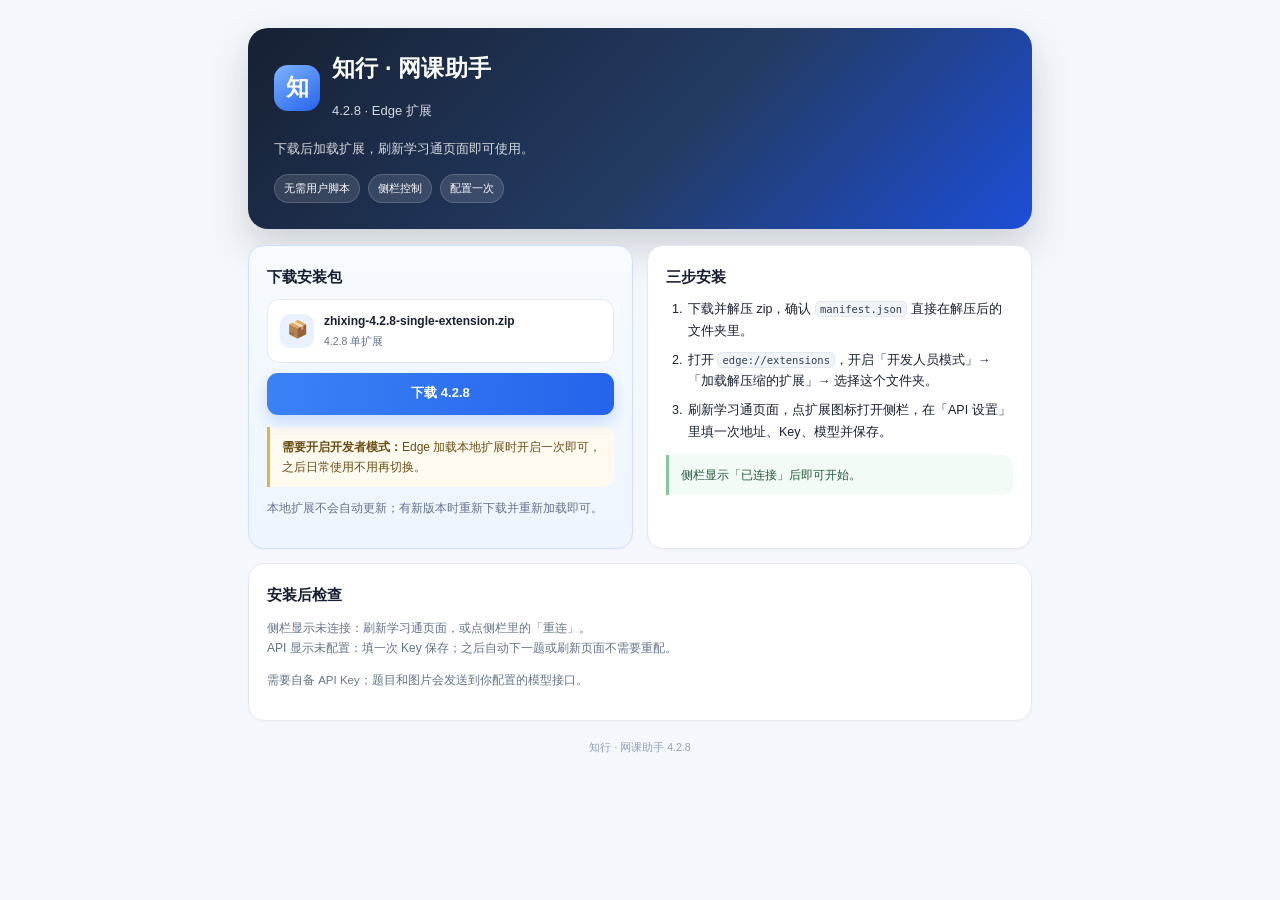
<file: index.html>
<!doctype html>
<html lang="zh-CN">
<head>
<meta charset="utf-8">
<meta name="viewport" content="width=device-width,initial-scale=1">
<title>知行 · 网课助手 4.2.8 安装</title>
<style>
  :root{--ink:#172033;--muted:#64748b;--line:#e3eaf3;--blue:#2563eb;--blue2:#3b82f6;--bg:#f4f7fb;--card:#fff}
  *{box-sizing:border-box}
  html,body{margin:0;background:var(--bg);color:var(--ink);font:14px/1.7 -apple-system,BlinkMacSystemFont,"Segoe UI","PingFang SC","Microsoft YaHei",sans-serif}
  a{color:var(--blue);text-decoration:none}
  a:hover{text-decoration:underline}
  .wrap{max-width:820px;margin:0 auto;padding:28px 18px 48px}
  .hero{background:linear-gradient(135deg,#172033,#233b63 55%,#1d4ed8);color:#fff;border-radius:20px;padding:26px;box-shadow:0 18px 40px rgba(23,32,51,.18)}
  .brand{display:flex;align-items:center;gap:12px}
  .logo{width:46px;height:46px;border-radius:14px;background:linear-gradient(145deg,#7db4ff,#2563eb);display:grid;place-items:center;font-weight:800;font-size:23px}
  h1{font-size:23px;line-height:1.3;margin:0;letter-spacing:.2px}
  .sub{color:rgba(255,255,255,.72);font-size:12px;margin:3px 0 0}
  .hero p{margin:16px 0 0;color:rgba(255,255,255,.82);font-size:13px}
  .badges{display:flex;gap:8px;flex-wrap:wrap;margin-top:14px}
  .badge{font-size:11px;padding:4px 9px;border-radius:999px;background:rgba(255,255,255,.12);border:1px solid rgba(255,255,255,.16)}
  .grid{display:grid;grid-template-columns:1fr 1fr;gap:14px;margin-top:16px}
  .card{background:var(--card);border:1px solid var(--line);border-radius:16px;padding:18px;box-shadow:0 1px 2px rgba(15,23,42,.03)}
  .card h2{font-size:15px;margin:0 0 10px}
  .muted{color:var(--muted);font-size:12px}
  .download{background:linear-gradient(180deg,#f7fbff,#eef5ff);border-color:#cfe0ff}
  .file{display:flex;align-items:center;gap:10px;background:#fff;border:1px solid var(--line);border-radius:12px;padding:11px 12px;margin:10px 0}
  .ico{width:34px;height:34px;border-radius:10px;background:#e9f1ff;display:grid;place-items:center;font-size:17px;flex:0 0 34px}
  .name{font-size:12px;font-weight:650;word-break:break-all}
  .meta{font-size:10.5px;color:var(--muted);margin-top:1px}
  .btn{display:inline-flex;align-items:center;justify-content:center;width:100%;min-height:42px;border-radius:11px;background:linear-gradient(100deg,var(--blue2),var(--blue));color:#fff!important;font-weight:700;font-size:13px;box-shadow:0 7px 16px rgba(37,99,235,.2)}
  .btn:hover{filter:brightness(1.05);text-decoration:none!important}
  ol.steps{margin:0;padding-left:20px;font-size:12.5px}
  ol.steps li{margin:8px 0;padding-left:2px}
  .kbd{font:10.5px/1.4 "Cascadia Code",Consolas,monospace;background:#f1f5f9;border:1px solid #e2e8f0;border-radius:5px;padding:1px 4px;color:#334155}
  .note{border-left:3px solid #e0b24b;background:#fffaf0;border-radius:0 10px 10px 0;padding:10px 12px;font-size:12px;color:#6b4e13;margin-top:12px}
  .ok{border-left-color:#86c79b;background:#f3fbf6;color:#245c3b}
  .line{margin-top:12px;color:var(--muted);font-size:11.5px}
  .wide{grid-column:1/-1}
  footer{margin-top:18px;color:#94a3b8;font-size:10.5px;text-align:center}
  @media(max-width:680px){.grid{grid-template-columns:1fr}.wrap{padding:14px 12px 34px}.hero{padding:20px 18px}}
</style>
</head>
<body>
<div class="wrap">
  <header class="hero">
    <div class="brand">
      <div class="logo">知</div>
      <div>
        <h1>知行 · 网课助手</h1>
        <p class="sub">4.2.8 · Edge 扩展</p>
      </div>
    </div>
    <p>下载后加载扩展，刷新学习通页面即可使用。</p>
    <div class="badges">
      <span class="badge">无需用户脚本</span>
      <span class="badge">侧栏控制</span>
      <span class="badge">配置一次</span>
    </div>
  </header>

  <div class="grid">
    <section class="card download">
      <h2>下载安装包</h2>
      <div class="file">
        <div class="ico">📦</div>
        <div>
          <div class="name">zhixing-4.2.8-single-extension.zip</div>
          <div class="meta">4.2.8 单扩展</div>
        </div>
      </div>
      <a class="btn" href="./zhixing-4.2.8-single-extension.zip" download>下载 4.2.8</a>
      <div class="note"><b>需要开启开发者模式：</b>Edge 加载本地扩展时开启一次即可，之后日常使用不用再切换。</div>
      <p class="line">本地扩展不会自动更新；有新版本时重新下载并重新加载即可。</p>
    </section>

    <section class="card">
      <h2>三步安装</h2>
      <ol class="steps">
        <li>下载并解压 zip，确认 <span class="kbd">manifest.json</span> 直接在解压后的文件夹里。</li>
        <li>打开 <span class="kbd">edge://extensions</span>，开启「开发人员模式」→「加载解压缩的扩展」→ 选择这个文件夹。</li>
        <li>刷新学习通页面，点扩展图标打开侧栏，在「API 设置」里填一次地址、Key、模型并保存。</li>
      </ol>
      <div class="note ok">侧栏显示「已连接」后即可开始。</div>
    </section>

    <section class="card wide">
      <h2>安装后检查</h2>
      <p class="muted" style="margin:0">侧栏显示未连接：刷新学习通页面，或点侧栏里的「重连」。<br>API 显示未配置：填一次 Key 保存；之后自动下一题或刷新页面不需要重配。</p>
      <p class="line">需要自备 API Key；题目和图片会发送到你配置的模型接口。</p>
    </section>
  </div>

  <footer>知行 · 网课助手 4.2.8</footer>
</div>
</body>
</html>
</file>
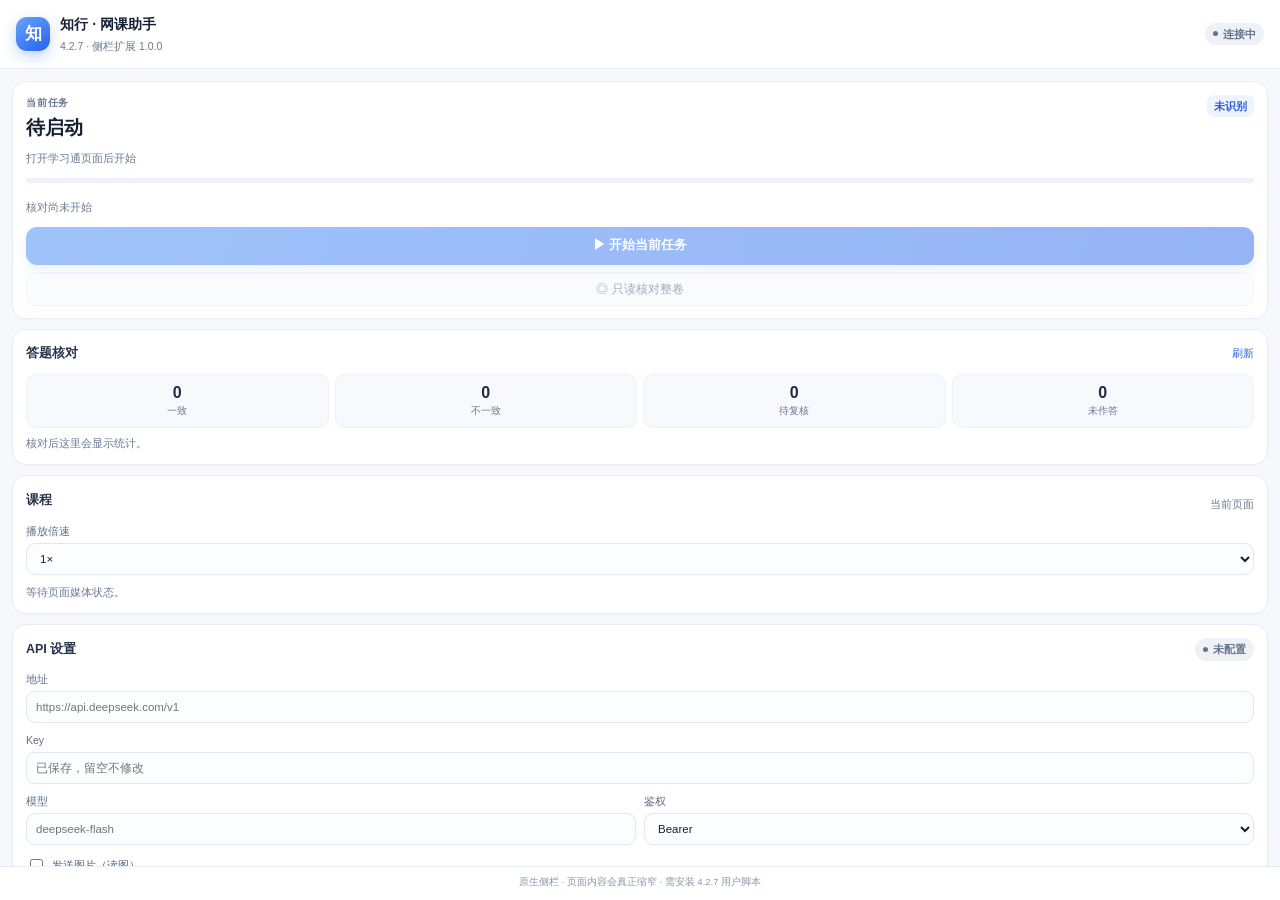
<file: 扩展-1.0.0/sidepanel.html>
<!doctype html>
<html lang="zh-CN">
<head>
<meta charset="utf-8">
<meta name="viewport" content="width=device-width,initial-scale=1">
<title>知行 · 网课助手</title>
<link rel="stylesheet" href="sidepanel.css">
</head>
<body>
<header class="top">
  <div class="brand">
    <span class="logo">知</span>
    <div>
      <h1>知行 · 网课助手</h1>
      <p>4.2.7 · 侧栏扩展 1.0.0</p>
    </div>
  </div>
  <span id="conn" class="pill pill-muted">连接中</span>
</header>

<main>
  <section class="card status-card">
    <div class="status-head">
      <div>
        <span class="eyebrow">当前任务</span>
        <strong id="state">待启动</strong>
      </div>
      <span id="pageKind" class="tag">未识别</span>
    </div>
    <p id="pageTitle" class="muted">打开学习通页面后开始</p>
    <div class="progress"><span id="bar"></span></div>
    <div class="row between">
      <span id="progressText" class="muted">核对尚未开始</span>
      <span id="reviewBadge" class="muted"></span>
    </div>
    <button id="mainBtn" class="primary" type="button" disabled>▶ 开始当前任务</button>
    <button id="reviewBtn" class="ghost" type="button" disabled>◎ 只读核对整卷</button>
  </section>

  <section class="card">
    <div class="section-head">
      <h2>答题核对</h2>
      <button id="refreshStats" class="link" type="button">刷新</button>
    </div>
    <div class="metrics">
      <div><strong id="mSame">0</strong><span>一致</span></div>
      <div><strong id="mDiff">0</strong><span>不一致</span></div>
      <div><strong id="mPending">0</strong><span>待复核</span></div>
      <div><strong id="mUnanswered">0</strong><span>未作答</span></div>
    </div>
    <p id="statsHint" class="muted">核对后这里会显示统计。</p>
  </section>

  <section class="card">
    <div class="section-head"><h2>课程</h2><span class="muted">当前页面</span></div>
    <label class="field">播放倍速
      <select id="rate">
        <option value="1">1×</option><option value="1.5">1.5×</option><option value="2">2×</option>
        <option value="3">3×</option><option value="4">4×</option><option value="6">6×</option>
        <option value="8">8×</option><option value="16">16×</option>
      </select>
    </label>
    <p id="mediaLine" class="muted">等待页面媒体状态。</p>
  </section>

  <section class="card">
    <div class="section-head"><h2>API 设置</h2><span id="apiState" class="pill pill-muted">未配置</span></div>
    <label class="field">地址<input id="baseUrl" type="url" placeholder="https://api.deepseek.com/v1" spellcheck="false"></label>
    <label class="field">Key<input id="apiKey" type="password" placeholder="已保存，留空不修改" spellcheck="false"></label>
    <div class="two">
      <label class="field">模型<input id="model" type="text" placeholder="deepseek-flash" spellcheck="false"></label>
      <label class="field">鉴权
        <select id="authStyle">
          <option value="bearer">Bearer</option>
          <option value="x-api-key">x-api-key</option>
          <option value="api-key">api-key</option>
          <option value="none">none</option>
        </select>
      </label>
    </div>
    <label class="check"><input id="vision" type="checkbox">发送图片（读图）</label>
    <div class="row">
      <button id="saveApi" class="primary small" type="button">保存并测试</button>
      <button id="showKey" class="ghost small" type="button">显示</button>
    </div>
    <p id="apiMsg" class="muted"></p>
  </section>

  <section class="card log-card">
    <div class="section-head"><h2>运行日志</h2><span id="logDot" class="dot"></span></div>
    <pre id="log">暂无日志</pre>
  </section>
</main>

<footer>原生侧栏 · 页面内容会真正缩窄 · 需安装 4.2.7 用户脚本</footer>
<script src="sidepanel.js"></script>
</body>
</html>
</file>
<file: 扩展-1.0.0/sidepanel.css>
:root {
  color-scheme: light;
  --bg: #f6f8fb;
  --panel: #ffffff;
  --line: #e6edf5;
  --line-strong: #d8e2ee;
  --text: #172033;
  --muted: #6b7a90;
  --blue: #2563eb;
  --blue-2: #3b82f6;
  --green: #16a34a;
  --orange: #d97706;
  --red: #dc2626;
}
* { box-sizing: border-box; }
html, body { height: 100%; }
body {
  margin: 0;
  background: var(--bg);
  color: var(--text);
  font: 13px/1.55 -apple-system, BlinkMacSystemFont, "Segoe UI", "PingFang SC", "Microsoft YaHei", sans-serif;
  display: flex;
  flex-direction: column;
  min-width: 300px;
}
.top {
  flex: 0 0 auto;
  display: flex;
  align-items: center;
  justify-content: space-between;
  gap: 10px;
  padding: 14px 16px;
  background: var(--panel);
  border-bottom: 1px solid var(--line);
}
.brand { display: flex; align-items: center; gap: 10px; min-width: 0; }
.logo {
  width: 34px; height: 34px; flex: 0 0 34px;
  display: grid; place-items: center;
  border-radius: 11px;
  color: #fff; font-weight: 800; font-size: 17px;
  background: linear-gradient(145deg, #6aa2ff, #2563eb);
  box-shadow: 0 5px 14px rgba(37, 99, 235, .28);
}
.brand h1 { margin: 0; font-size: 14px; letter-spacing: .1px; }
.brand p { margin: 2px 0 0; font-size: 10.5px; color: var(--muted); }
.pill {
  display: inline-flex; align-items: center; gap: 5px;
  padding: 3px 8px; border-radius: 999px;
  font-size: 10.5px; font-weight: 600; white-space: nowrap;
}
.pill::before { content: ""; width: 5px; height: 5px; border-radius: 50%; background: currentColor; }
.pill-muted { color: #64748b; background: #eef2f7; }
.pill-ok { color: #15803d; background: #e9f8ef; }
.pill-bad { color: #b91c1c; background: #fef0f0; }
.pill-warn { color: #a16207; background: #fff7df; }

main {
  flex: 1 1 auto;
  min-height: 0;
  overflow-y: auto;
  padding: 12px;
  display: flex;
  flex-direction: column;
  gap: 10px;
}
main::-webkit-scrollbar { width: 6px; }
main::-webkit-scrollbar-thumb { background: #c7d3e2; border-radius: 99px; }

.card {
  background: var(--panel);
  border: 1px solid var(--line);
  border-radius: 14px;
  padding: 13px 13px 12px;
  box-shadow: 0 1px 2px rgba(15, 23, 42, .02);
}
.section-head { display: flex; align-items: center; justify-content: space-between; gap: 8px; margin-bottom: 10px; }
.section-head h2 { margin: 0; font-size: 12.5px; font-weight: 700; color: #25324a; }
.eyebrow { display: block; font-size: 10px; font-weight: 600; letter-spacing: .08em; color: var(--muted); text-transform: uppercase; }
.status-head { display: flex; align-items: flex-start; justify-content: space-between; gap: 8px; }
.status-head strong { display: block; margin-top: 3px; font-size: 19px; letter-spacing: -.2px; }
.tag { padding: 3px 7px; border-radius: 7px; background: #eef4ff; color: #2f5bd3; font-size: 10.5px; font-weight: 600; white-space: nowrap; }
.muted { color: var(--muted); font-size: 11px; margin: 7px 0 0; line-height: 1.55; }
.row { display: flex; align-items: center; gap: 8px; margin-top: 9px; }
.row.between { justify-content: space-between; }
.progress { height: 5px; margin: 11px 0 2px; border-radius: 99px; background: #edf2f9; overflow: hidden; }
.progress span { display: block; width: 0; height: 100%; border-radius: 99px; background: linear-gradient(90deg, #60a5fa, #2563eb); transition: width .2s ease; }

button { font: inherit; cursor: pointer; border: 0; }
button:disabled { cursor: default; opacity: .48; }
.primary {
  width: 100%;
  margin-top: 11px;
  min-height: 38px;
  border-radius: 11px;
  color: #fff;
  font-weight: 650;
  font-size: 12.5px;
  background: linear-gradient(100deg, var(--blue-2), var(--blue));
  box-shadow: 0 5px 12px rgba(37, 99, 235, .18);
}
.primary:not(:disabled):hover { filter: brightness(1.05); }
.primary.small { width: auto; flex: 1 1 auto; min-height: 34px; margin-top: 0; }
.ghost {
  width: 100%;
  margin-top: 7px;
  min-height: 34px;
  border-radius: 10px;
  color: #35507a;
  background: #f5f8fc;
  border: 1px solid #e1e9f4;
  font-size: 12px;
}
.ghost:not(:disabled):hover { background: #edf4fd; }
.ghost.small { width: auto; flex: 1 1 auto; margin-top: 0; }
.link { background: transparent; color: var(--blue); font-size: 11px; padding: 2px 0; }

.metrics { display: grid; grid-template-columns: repeat(4, minmax(0, 1fr)); gap: 6px; }
.metrics div { background: #f7f9fc; border: 1px solid #eef2f8; border-radius: 10px; padding: 8px 2px; text-align: center; }
.metrics strong { display: block; font-size: 16px; color: #1d2b45; line-height: 1.2; }
.metrics span { display: block; font-size: 9.5px; color: var(--muted); margin-top: 2px; }

.field { display: flex; flex-direction: column; gap: 4px; margin: 0 0 9px; font-size: 10.5px; color: #5c6f88; }
.field:last-child { margin-bottom: 0; }
.field input, .field select {
  width: 100%;
  height: 32px;
  padding: 0 9px;
  border: 1px solid #dfe8f3;
  border-radius: 9px;
  background: #fbfdff;
  color: var(--text);
  font: inherit;
  font-size: 11.5px;
  outline: none;
}
.field input:focus, .field select:focus { border-color: #8bb4ff; box-shadow: 0 0 0 3px rgba(59, 130, 246, .1); }
.two { display: grid; grid-template-columns: 1fr 1fr; gap: 8px; }
.check { display: flex; align-items: center; gap: 6px; margin: 2px 0 10px; font-size: 11px; color: #51657e; }
.check input { width: 13px; height: 13px; accent-color: var(--blue); }
.log-card { padding-bottom: 10px; }
.dot { width: 6px; height: 6px; border-radius: 50%; background: #cbd5e1; }
.dot.live { background: #22c55e; box-shadow: 0 0 0 3px rgba(34, 197, 94, .12); }
pre#log {
  margin: 0;
  max-height: 160px;
  overflow: auto;
  padding: 9px 10px;
  border-radius: 10px;
  background: #f6f8fb;
  border: 1px solid #edf1f7;
  color: #53667f;
  font: 10.5px/1.6 "Cascadia Code", Consolas, "SF Mono", monospace;
  white-space: pre-wrap;
  word-break: break-word;
}
footer { flex: 0 0 auto; padding: 8px 14px 10px; border-top: 1px solid var(--line); background: var(--panel); color: #8a97a9; font-size: 9.5px; text-align: center; }
@media (max-width: 340px) {
  .two { grid-template-columns: 1fr; }
  .metrics { grid-template-columns: repeat(2, minmax(0, 1fr)); }
}
</file>
